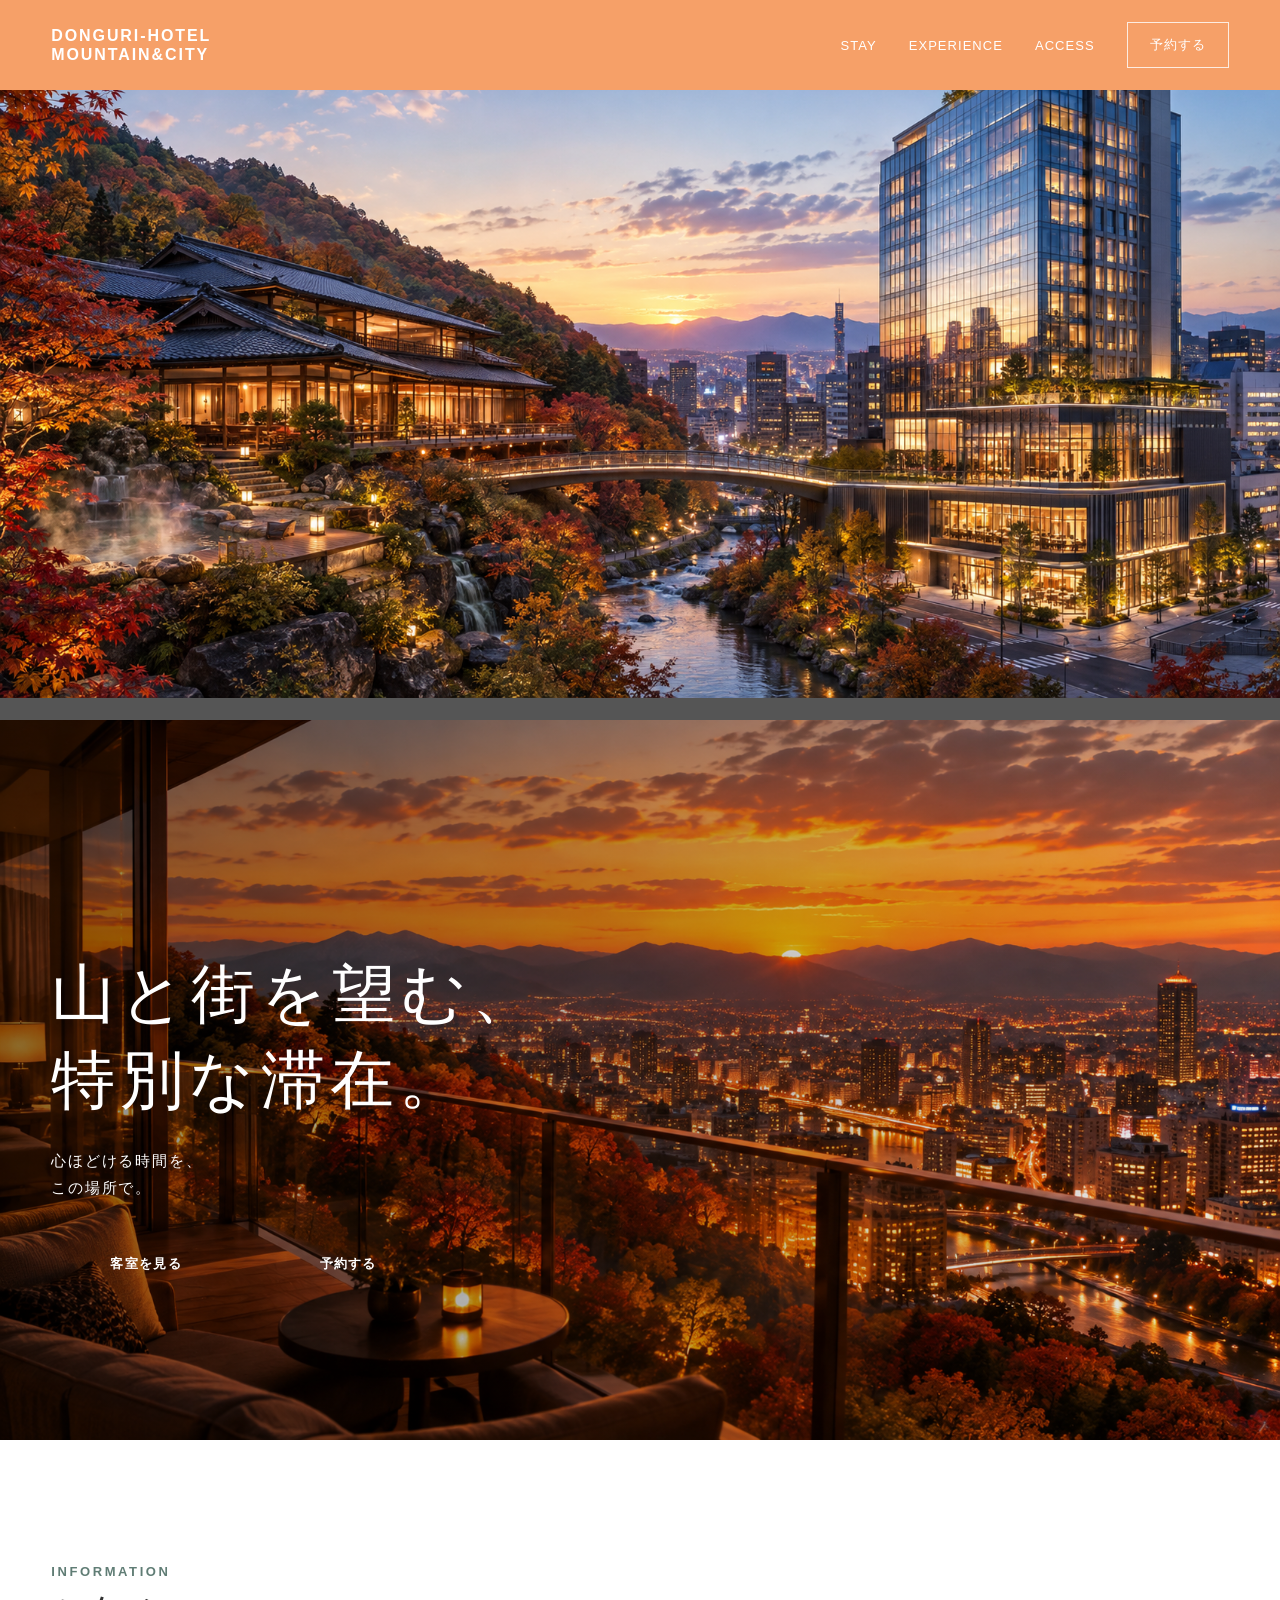
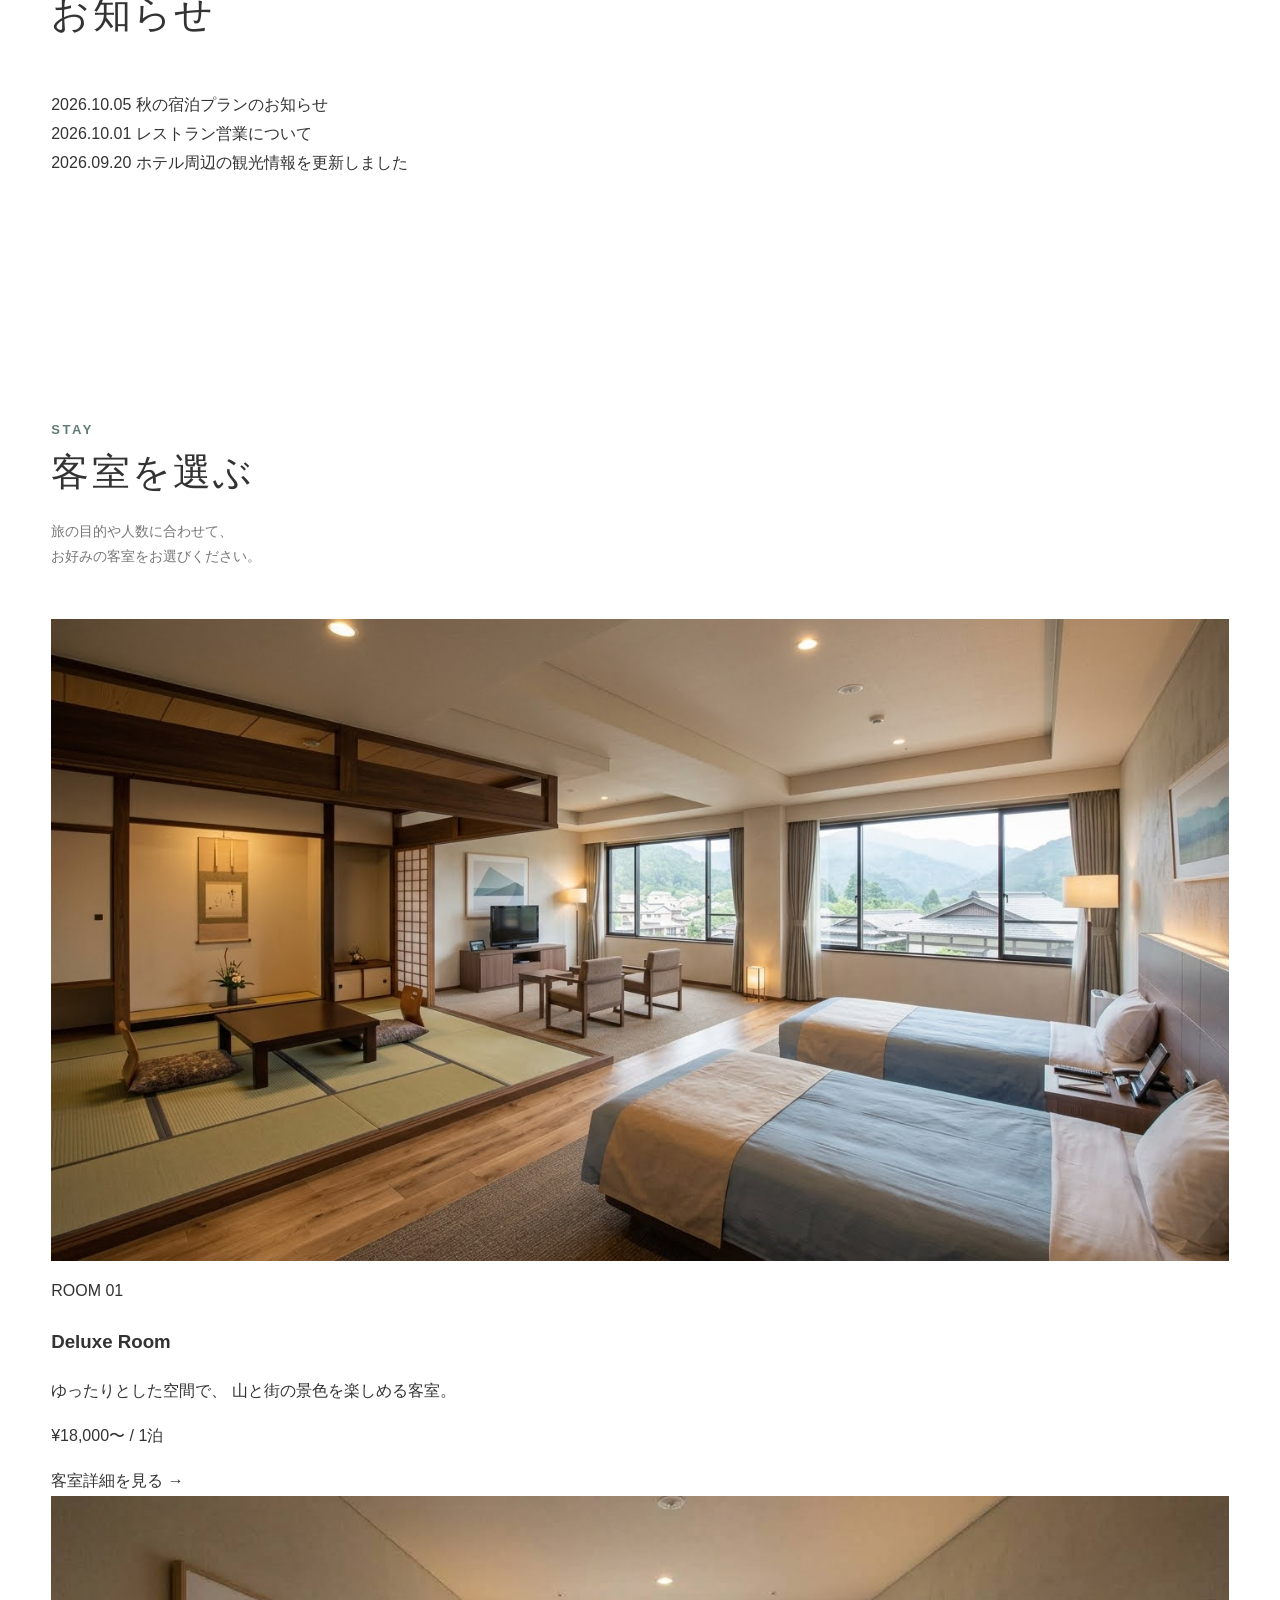
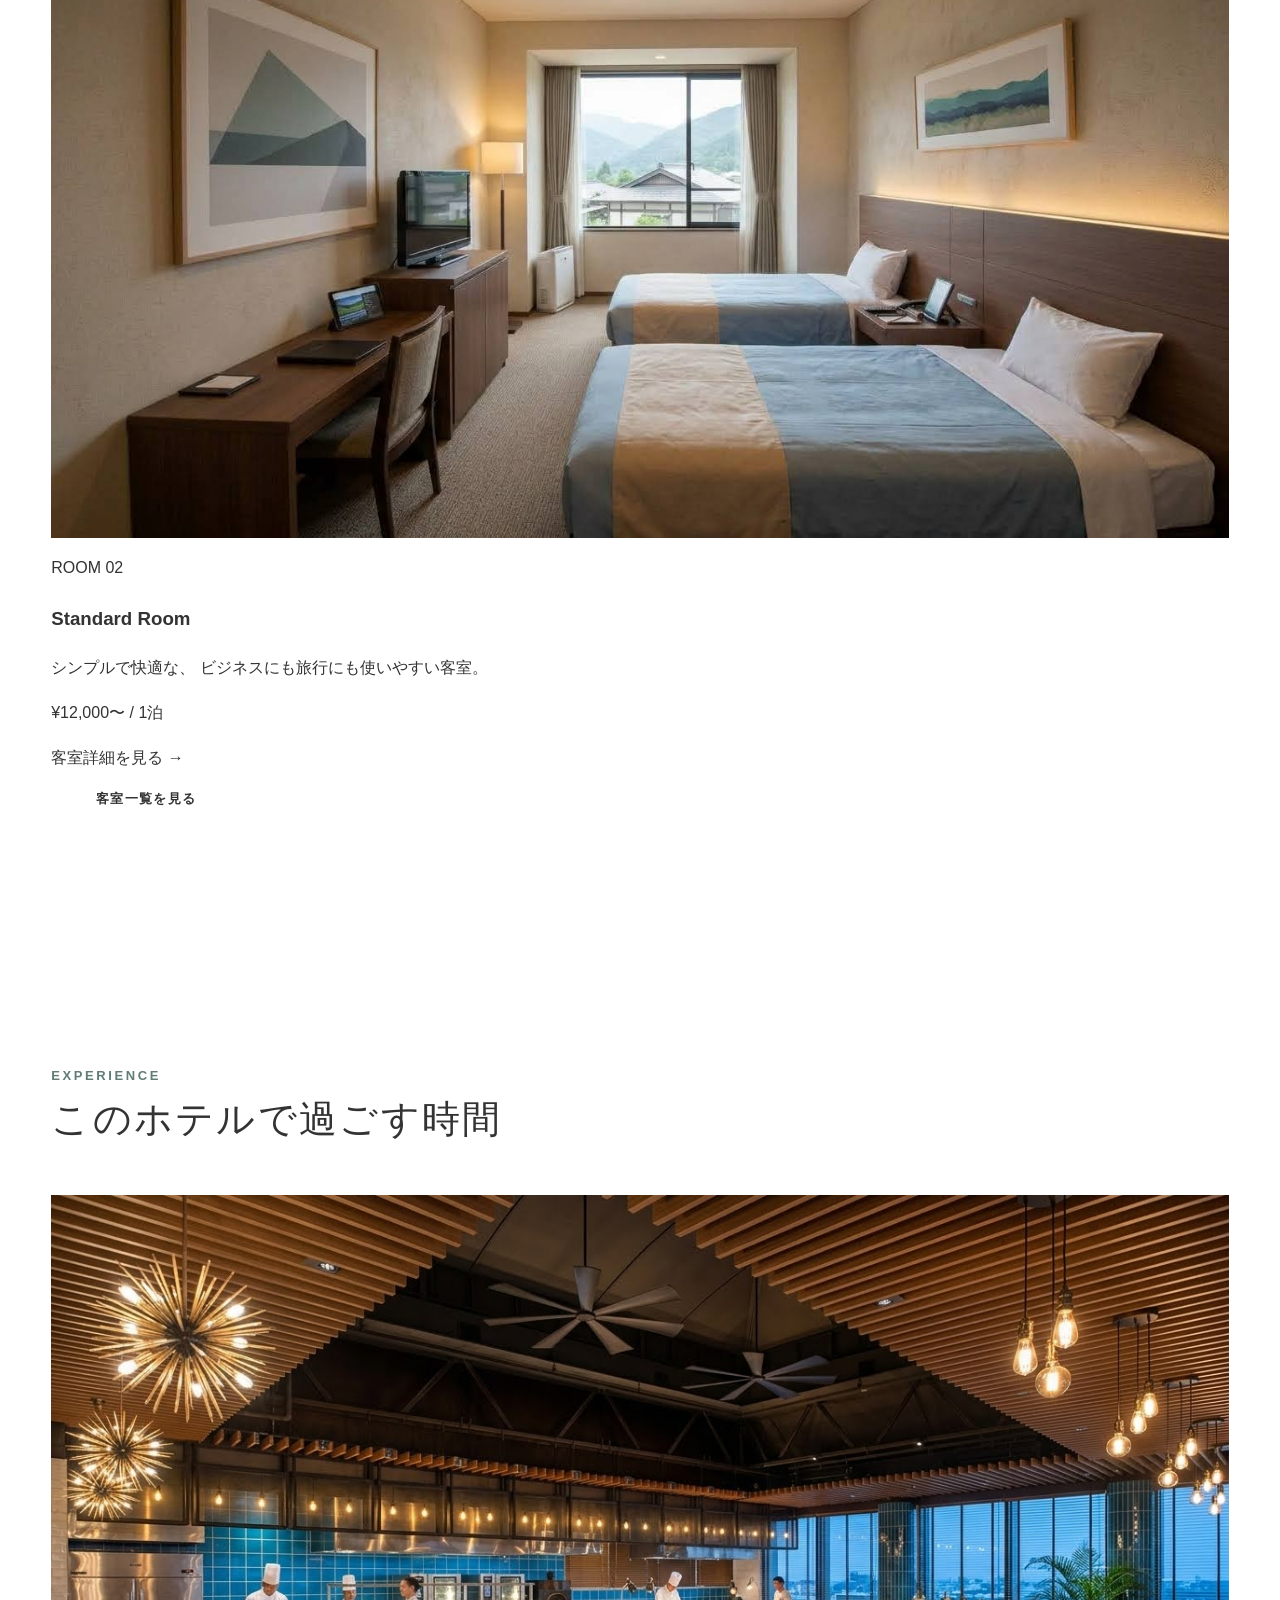
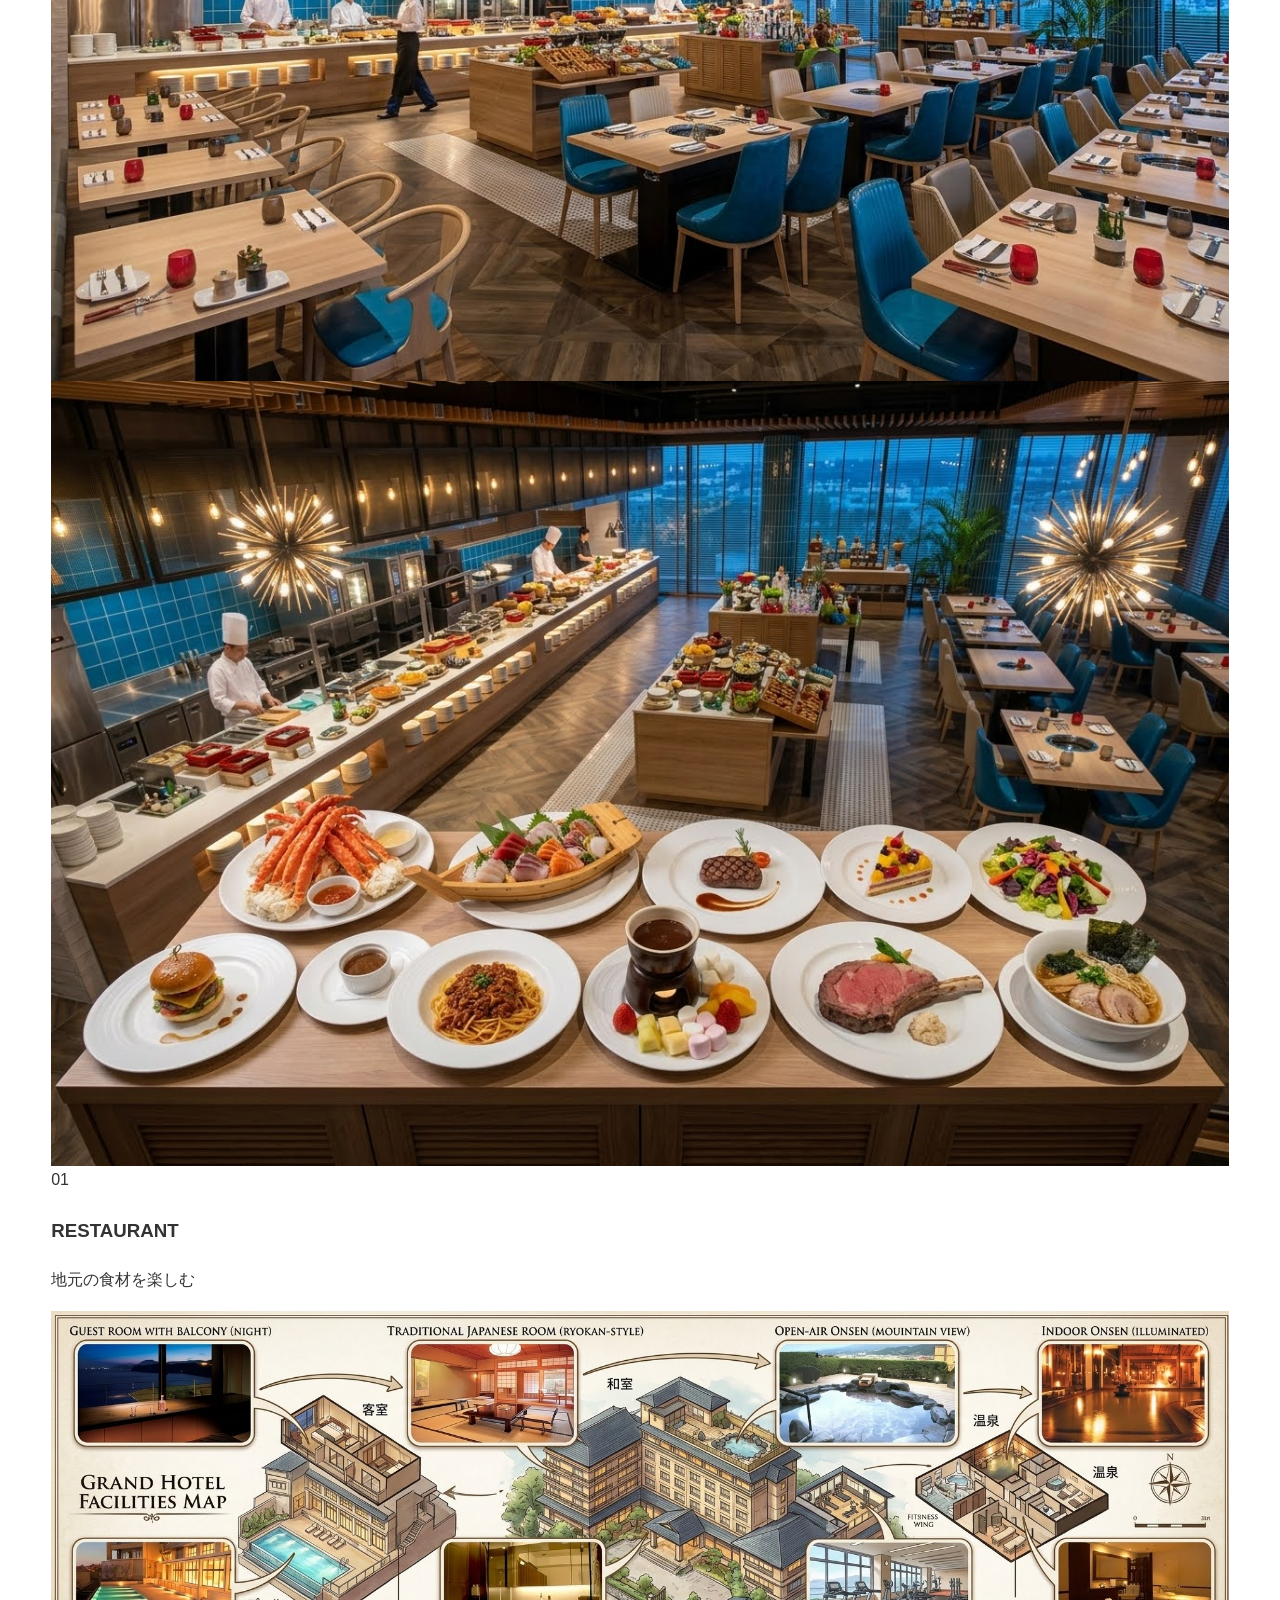
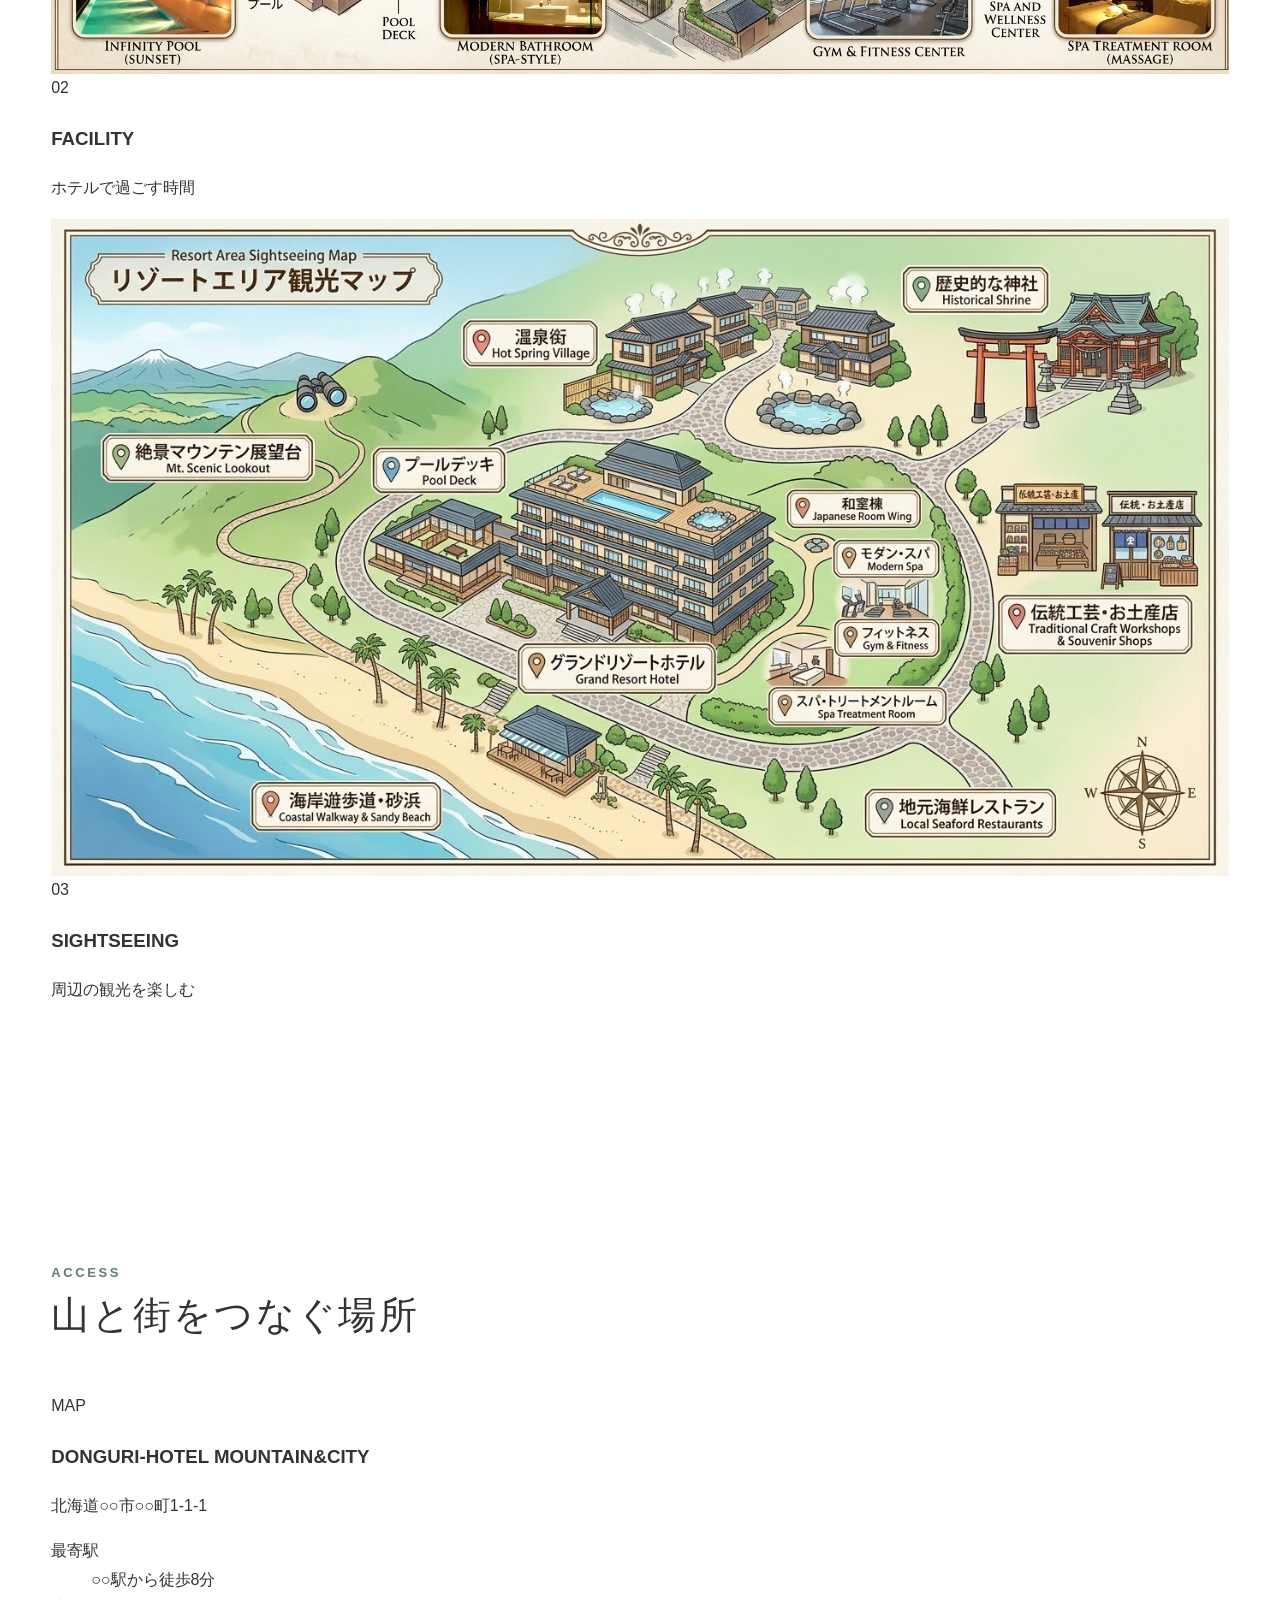
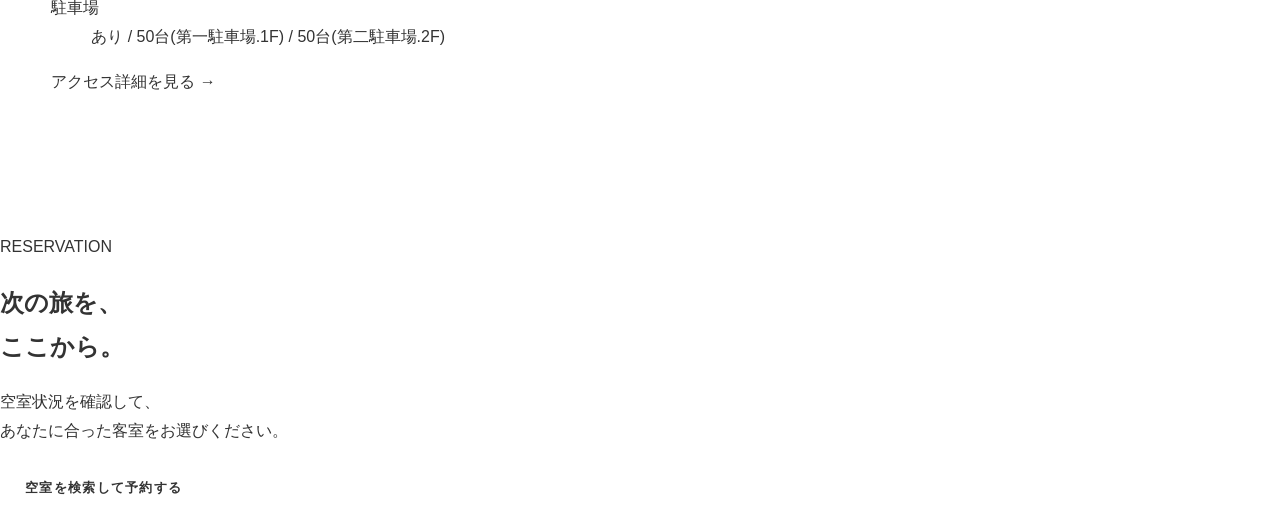
<file: index.html>
<!DOCTYPE html>
<html lang="ja">
<head>
    <meta charset="UTF-8">
    <meta name="viewport" content="width=device-width, initial-scale=1.0">
    <title>donguri hotel -City&Mountain</title>
    <link rel="stylesheet" href="./css/style.css">
</head>
<body>
    <!-- <header class="header">
        どんぐり旅館
        
    </header> -->

      <header class="header">
    <div class="header__inner">

      <a href="index.html" class="header__logo">
        DONGURI-HOTEL<br>
        MOUNTAIN&CITY<br>
        
      </a>

      <nav class="header__nav" id="global-nav">
        <ul class="header__list">
          <li><a href="#stay">STAY</a></li>
          <li><a href="#experience">EXPERIENCE</a></li>
          <li><a href="#access">ACCESS</a></li>
          <li>
            <a href="reservation.html" class="header__reserve">
              予約する
            </a>
          </li>
        </ul>
      </nav>

      <button
        class="header__menu"
        id="menu-button"
        type="button"
        aria-label="メニューを開く"
        aria-expanded="false"
      >
        <span></span>
        <span></span>
        <span></span>
      </button>

    </div>
  </header>


    <section class="hero">

        <div>
            <img src="img/hotel-hero-top1.png" alt="">
        </div>


    </section>


    <main>

    <!-- Hero -->
    <section class="hero">

      <div class="hero__image">
        <img
          src="img/observation-desk.png"
          alt="秋の山と街を望むホテル"
        >
      </div>

      <div class="hero__content">
        <p class="hero__catch">
          山と街を望む、<br>
          特別な滞在。
        </p>

        <p class="hero__text">
          心ほどける時間を、<br>
          この場所で。
        </p>

        <div class="hero__buttons">
          <a href="rooms.html" class="button button--primary">
            客室を見る
          </a>

          <a href="reservation.html" class="button button--secondary">
            予約する
          </a>
        </div>
      </div>

    </section>


    <!-- Information -->
    <section class="information section">

      <div class="section__heading">
        <p class="section__en">INFORMATION</p>
        <h2 class="section__title">お知らせ</h2>
      </div>

      <ul class="information__list">

        <li class="information__item">
          <time datetime="2026-10-05">
            2026.10.05
          </time>
          <a href="#">
            秋の宿泊プランのお知らせ
          </a>
        </li>

        <li class="information__item">
          <time datetime="2026-10-01">
            2026.10.01
          </time>
          <a href="#">
            レストラン営業について
          </a>
        </li>

        <li class="information__item">
          <time datetime="2026-09-20">
            2026.09.20
          </time>
          <a href="#">
            ホテル周辺の観光情報を更新しました
          </a>
        </li>

      </ul>

    </section>


    <!-- Stay -->
    <section class="stay section" id="stay">

      <div class="section__heading">
        <p class="section__en">STAY</p>
        <h2 class="section__title">客室を選ぶ</h2>
        <p class="section__description">
          旅の目的や人数に合わせて、<br>
          お好みの客室をお選びください。
        </p>
      </div>


      <div class="room-cards">

        <!-- Room 01 -->
        <article class="room-card">

          <div class="room-card__image">
            <img
              src="img/deluxe-room.jpg"
              alt="デラックスルーム"
            >
          </div>

          <div class="room-card__content">

            <p class="room-card__number">
              ROOM 01
            </p>

            <h3 class="room-card__title">
              Deluxe Room
            </h3>

            <p class="room-card__description">
              ゆったりとした空間で、
              山と街の景色を楽しめる客室。
            </p>

            <p class="room-card__price">
              ¥18,000〜
              <span> / 1泊</span>
            </p>

            <a href="rooms.html" class="text-link">
              客室詳細を見る →
            </a>

          </div>

        </article>


        <!-- Room 02 -->
        <article class="room-card">

          <div class="room-card__image">
            <img
              src="img/standard-room.jpg"
              alt="スタンダードルーム"
            >
          </div>

          <div class="room-card__content">

            <p class="room-card__number">
              ROOM 02
            </p>

            <h3 class="room-card__title">
              Standard Room
            </h3>

            <p class="room-card__description">
              シンプルで快適な、
              ビジネスにも旅行にも使いやすい客室。
            </p>

            <p class="room-card__price">
              ¥12,000〜
              <span> / 1泊</span>
            </p>

            <a href="rooms.html" class="text-link">
              客室詳細を見る →
            </a>

          </div>

        </article>

      </div>


      <div class="section__button">
        <a href="rooms.html" class="button button--outline">
          客室一覧を見る
        </a>
      </div>

    </section>


    <!-- Experience -->
    <section class="experience section" id="experience">

      <div class="section__heading">
        <p class="section__en">EXPERIENCE</p>
        <h2 class="section__title">
          このホテルで過ごす時間
        </h2>
      </div>


      <div class="experience__grid">

        <a href="#" class="experience__item">
          <img
            src="img/restaurant.jpg"
            alt="ホテルレストラン"
          >
          <img
            src="img/restaurant-food.jpg"
            alt="ディナー"
          >
          <div class="experience__content">
            <span>01</span>
            <h3>RESTAURANT</h3>
            <p>地元の食材を楽しむ</p>
          </div>
        </a>


        <a href="#" class="experience__item">
          <img
            src="img/accommodation.jpg"
            alt="ホテル施設"
          >
          <div class="experience__content">
            <span>02</span>
            <h3>FACILITY</h3>
            <p>ホテルで過ごす時間</p>
          </div>
        </a>


        <a href="#" class="experience__item">
          <img
            src="img/hotel-area-map.jpg"
            alt="ホテル周辺の観光"
          >
          <div class="experience__content">
            <span>03</span>
            <h3>SIGHTSEEING</h3>
            <p>周辺の観光を楽しむ</p>
          </div>
        </a>

      </div>

    </section>


    <!-- Access -->
    <section class="access section" id="access">

      <div class="access__inner">

        <div class="section__heading">
          <p class="section__en">ACCESS</p>
          <h2 class="section__title">
            山と街をつなぐ場所
          </h2>
        </div>

        <div class="access__content">

          <div class="access__map">
            <div class="access__map-placeholder">
              MAP
            </div>
          </div>

          <div class="access__info">
            <h3>
              DONGURI-HOTEL MOUNTAIN&CITY
            </h3>

            
            <p>
              北海道○○市○○町1-1-1
            </p>

            <dl>
              <div>
                <dt>最寄駅</dt>
                <dd>○○駅から徒歩8分</dd>
              </div>

              <div>
                <dt>駐車場</dt>
                <dd>あり / 50台(第一駐車場.1F) / 50台(第二駐車場.2F)</dd>
              </div>

            </dl>

            <a href="#" class="text-link">
              アクセス詳細を見る →
            </a>
          </div>

        </div>

      </div>

    </section>


    <!-- Reservation CTA -->
    <section class="reservation-cta">

      <div class="reservation-cta__content">

        <p class="reservation-cta__en">
          RESERVATION
        </p>

        <h2>
          次の旅を、<br>
          ここから。
        </h2>

        <p>
          空室状況を確認して、<br>
          あなたに合った客室をお選びください。
        </p>

        <a
          href="reservation.html"
          class="button button--white"
        >
          空室を検索して予約する
        </a>

      </div>

    </section>

  </main>

    <footer>

    </footer>
    <script src="js/main.js"></script>
</body>
</html>
</file>
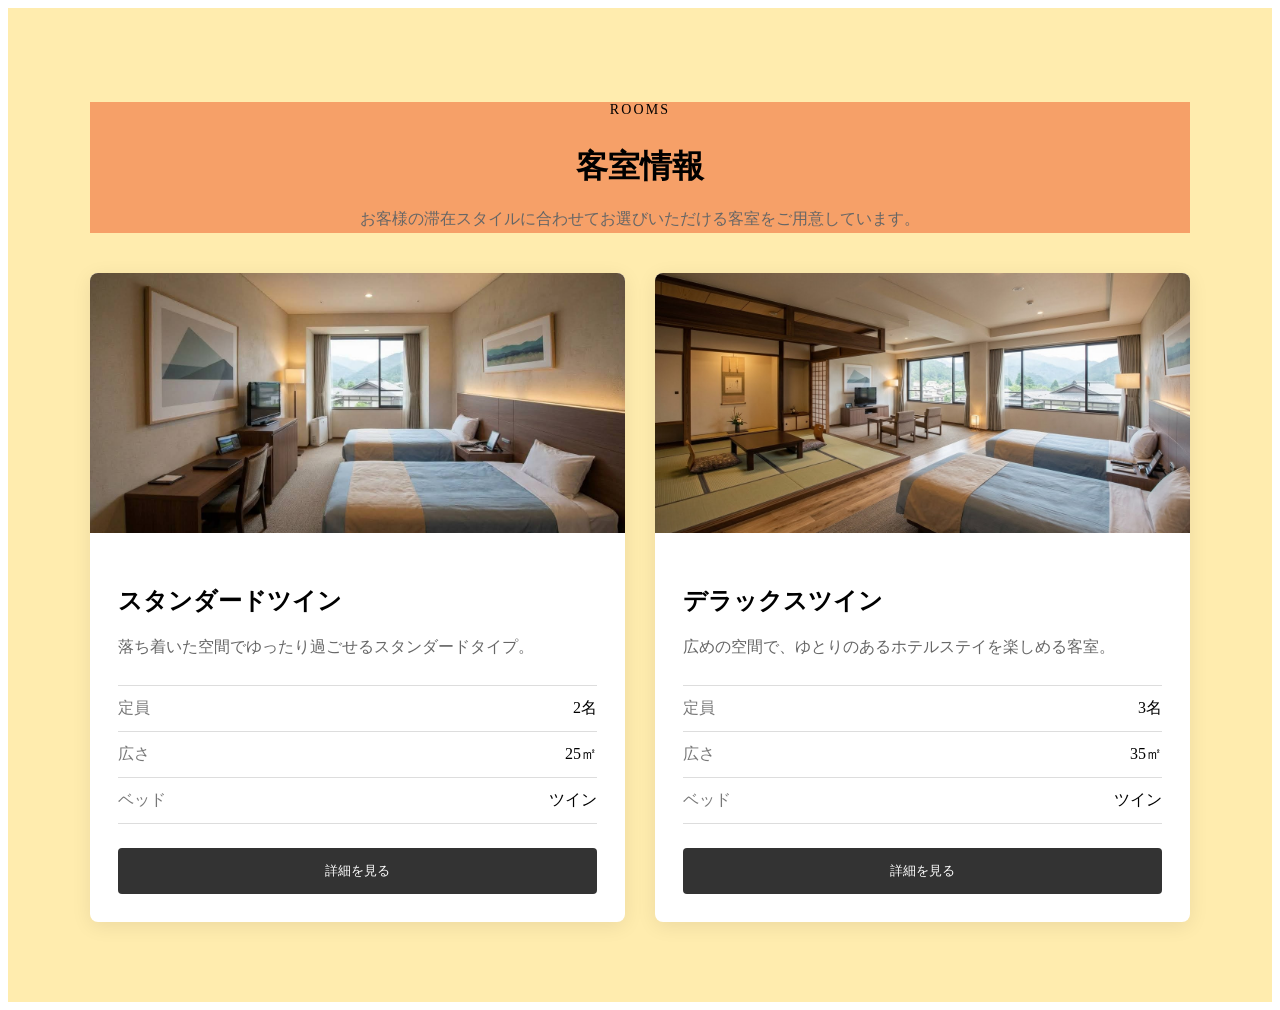
<file: rooms.html>
<!DOCTYPE html>
<html lang="ja">
<head>
    <meta charset="UTF-8">
    <meta name="viewport" content="width=device-width, initial-scale=1.0">
    <title>donguri room</title>
    <link rel="stylesheet" href="css/rooms.css">
</head>
<body>
    <section class="rooms" id="rooms">
  <div class="rooms__inner">

    <header class="rooms__header">
      <p class="rooms__label">ROOMS</p>
      <h2 class="rooms__title">客室情報</h2>
      <p class="rooms__description">
        お客様の滞在スタイルに合わせてお選びいただける客室をご用意しています。
      </p>
    </header>

    <div class="rooms__list">

      <!-- 客室1 -->
      <article class="room-card">

        <div class="room-card__image">
          <img
            src="img/standard-room.jpg"
            alt="スタンダードツインの客室"
          >
        </div>

        <div class="room-card__body">

          <h3 class="room-card__title">
            スタンダードツイン
          </h3>

          <p class="room-card__description">
            落ち着いた空間でゆったり過ごせるスタンダードタイプ。
          </p>

          <ul class="room-card__specs">
            <li class="room-card__spec">
              <span class="room-card__spec-label">定員</span>
              <span class="room-card__spec-value">2名</span>
            </li>

            <li class="room-card__spec">
              <span class="room-card__spec-label">広さ</span>
              <span class="room-card__spec-value">25㎡</span>
            </li>

            <li class="room-card__spec">
              <span class="room-card__spec-label">ベッド</span>
              <span class="room-card__spec-value">ツイン</span>
            </li>
          </ul>

          <button
            class="room-card__button"
            type="button"
            data-room="standard"
          >
            詳細を見る
          </button>

        </div>
      </article>


      <!-- 客室2 -->
      <article class="room-card">

        <div class="room-card__image">
          <img
            src="img/deluxe-room.jpg"
            alt="デラックスツインの客室"
          >
        </div>

        <div class="room-card__body">

          <h3 class="room-card__title">
            デラックスツイン
          </h3>

          <p class="room-card__description">
            広めの空間で、ゆとりのあるホテルステイを楽しめる客室。
          </p>

          <ul class="room-card__specs">
            <li class="room-card__spec">
              <span class="room-card__spec-label">定員</span>
              <span class="room-card__spec-value">3名</span>
            </li>

            <li class="room-card__spec">
              <span class="room-card__spec-label">広さ</span>
              <span class="room-card__spec-value">35㎡</span>
            </li>

            <li class="room-card__spec">
              <span class="room-card__spec-label">ベッド</span>
              <span class="room-card__spec-value">ツイン</span>
            </li>
          </ul>

          <button
            class="room-card__button"
            type="button"
            data-room="deluxe"
          >
            詳細を見る
          </button>

        </div>
      </article>

    </div>
  </div>
</section>
<script src="js/rooms.js"></script>
</body>
</html>
</file>
<file: css/style.css>
body {
    background-color: #FFECAE;

}



@media (max-width: 768px) {
  .header__menu {
    display: block;
  }
}

.header {
    background-color: #F6A068;
}




/* <Baseとなる> */
:root {
  --color-text: #333;
  --color-sub: #777;
  --color-white: #fff;
  --color-main: #607d75;
  --color-dark: #26332f;
  --color-light: #f4f5f2;
  --color-border: #ddd;
  --content-width: 1200px;
}

* {
  box-sizing: border-box;
}

html {
  scroll-behavior: smooth;
}

body {
  margin: 0;
  color: var(--color-text);
  background-color: var(--color-white);
  font-family:
    "Noto Sans JP",
    "Helvetica Neue",
    Arial,
    sans-serif;
  line-height: 1.8;
}

img {
  display: block;
  width: 100%;
  height: auto;
}

a {
  color: inherit;
  text-decoration: none;
}

button {
  font: inherit;
}

ul {
  margin: 0;
  padding: 0;
  list-style: none;
}


/* ==================================================
   Header
================================================== */

.header {
  position: absolute;
  z-index: 100;
  top: 0;
  left: 0;
  width: 100%;
  color: var(--color-white);
}

.header__inner {
  display: flex;
  align-items: center;
  justify-content: space-between;
  width: min(92%, var(--content-width));
  height: 90px;
  margin: 0 auto;
}

.header__logo {
  font-size: 16px;
  font-weight: 700;
  line-height: 1.2;
  letter-spacing: 0.12em;
}

.header__list {
  display: flex;
  align-items: center;
  gap: 32px;
}

.header__list a {
  font-size: 13px;
  font-weight: 500;
  letter-spacing: 0.08em;
  transition: opacity 0.3s ease;
}

.header__list a:hover {
  opacity: 0.65;
}

.header__reserve {
  display: inline-block;
  padding: 10px 22px;
  border: 1px solid rgba(255, 255, 255, 0.8);
}

.header__menu {
  display: none;
  width: 42px;
  height: 42px;
  padding: 8px;
  border: 0;
  background: transparent;
  cursor: pointer;
}

.header__menu span {
  display: block;
  width: 100%;
  height: 1px;
  margin: 6px 0;
  background-color: var(--color-white);
}


/* ==================================================
   Hero
================================================== */

.hero {
  position: relative;
  min-height: 720px;
  overflow: hidden;
  color: var(--color-white);
  background-color: #555;
}

.hero__image {
  position: absolute;
  inset: 0;
}

.hero__image::after {
  position: absolute;
  inset: 0;
  content: "";
  background:
    linear-gradient(
      90deg,
      rgba(0, 0, 0, 0.45),
      rgba(0, 0, 0, 0.05)
    );
}

.hero__image img {
  width: 100%;
  height: 100%;
  object-fit: cover;
}

.hero__content {
  position: relative;
  z-index: 1;
  display: flex;
  flex-direction: column;
  justify-content: center;
  width: min(92%, var(--content-width));
  min-height: 720px;
  margin: 0 auto;
  padding-top: 80px;
}

.hero__catch {
  margin: 0;
  font-size: clamp(38px, 5vw, 68px);
  font-weight: 500;
  line-height: 1.35;
  letter-spacing: 0.08em;
}

.hero__text {
  margin: 24px 0 36px;
  font-size: 15px;
  letter-spacing: 0.12em;
}

.hero__buttons {
  display: flex;
  gap: 12px;
}


/* ==================================================
   Common Section
================================================== */

.section {
  width: min(92%, var(--content-width));
  margin: 0 auto;
  padding: 120px 0;
}

.section__heading {
  margin-bottom: 50px;
}

.section__en {
  margin: 0 0 4px;
  color: var(--color-main);
  font-size: 13px;
  font-weight: 700;
  letter-spacing: 0.2em;
}

.section__title {
  margin: 0;
  font-size: clamp(28px, 3vw, 42px);
  font-weight: 500;
  line-height: 1.4;
  letter-spacing: 0.06em;
}

.section__description {
  margin-top: 20px;
  color: var(--color-sub);
  font-size: 14px;
}


/* ==================================================
   Button
================================================== */

.button {
  display: inline-flex;
  align-items: center;
  justify-content: center;
  min-width: 190px;
  min-height: 52px;
  padding: 12px 24px;
  border: 1px solid transparent;
  font-size: 13px;
  font-weight: 600;
  letter-spacing: 0.1em

}
</file>
<file: css/rooms.css>
.rooms {
  padding: 80px 20px;
  /* background: #f7f7f5; */
  background-color: #FFECAE;
}

.rooms__inner {
  max-width: 1100px;
  margin: 0 auto;
}

.rooms__header {
  margin-bottom: 40px;
  text-align: center;
  background-color: #F6A068;
}

.rooms__label {
  margin-bottom: 8px;
  font-size: 14px;
  letter-spacing: 0.15em;
}

.rooms__title {
  margin-bottom: 16px;
  font-size: 32px;
}

.rooms__description {
  color: #666;
  line-height: 1.8;
}

.rooms__list {
  display: grid;
  grid-template-columns: repeat(2, 1fr);
  gap: 30px;
}

.room-card {
  overflow: hidden;
  background: #fff;
  border-radius: 8px;
  box-shadow: 0 4px 20px rgb(0 0 0 / 8%);
}

.room-card__image img {
  display: block;
  width: 100%;
  height: 260px;
  object-fit: cover;
}

.room-card__body {
  padding: 28px;
}

.room-card__title {
  margin-bottom: 12px;
  font-size: 24px;
}

.room-card__description {
  margin-bottom: 24px;
  color: #666;
  line-height: 1.7;
}

.room-card__specs {
  margin: 0 0 24px;
  padding: 0;
  list-style: none;
  border-top: 1px solid #ddd;
}

.room-card__spec {
  display: flex;
  justify-content: space-between;
  padding: 12px 0;
  border-bottom: 1px solid #ddd;
}

.room-card__spec-label {
  color: #777;
}

.room-card__button {
  width: 100%;
  padding: 14px 20px;
  color: #fff;
  background: #333;
  border: 0;
  border-radius: 4px;
  cursor: pointer;
}

.room-card__button:hover {
  opacity: 0.8;
}


@media (max-width: 768px) {
  .rooms__list {
    grid-template-columns: 1fr;
  }
}
</file>
